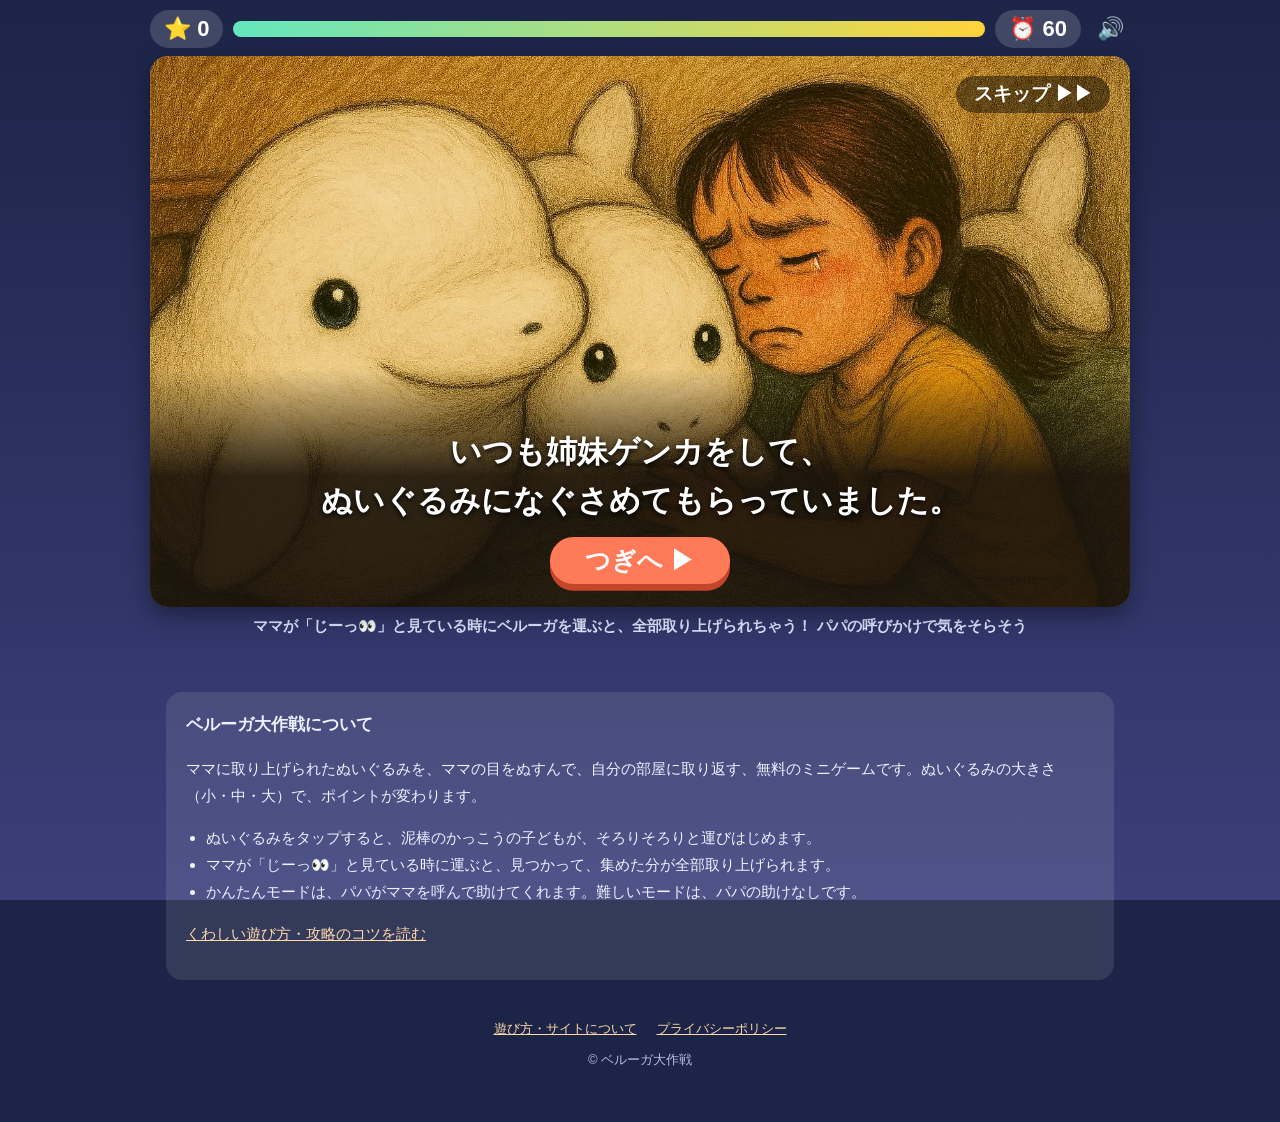
<file: index.html>
<!DOCTYPE html>
<html lang="ja">
<head>
<meta charset="UTF-8">
<meta name="viewport" content="width=device-width, initial-scale=1, user-scalable=no">
<title>ベルーガ大作戦</title>
<meta name="google-adsense-account" content="ca-pub-5731689447517172">
<script async src="https://pagead2.googlesyndication.com/pagead/js/adsbygoogle.js?client=ca-pub-5731689447517172"
     crossorigin="anonymous"></script>
<style>
  :root{
    --ink:#2b2d4a; --card:#fffdf7; --accent:#ff7a59; --sky:#4fa8ff; --gold:#ffcf3f;
  }
  *{box-sizing:border-box;-webkit-tap-highlight-color:transparent}
  html{background:#1c2447}
  html,body{margin:0;min-height:100%}
  body{
    background:linear-gradient(#1c2447,#3b3f7a) fixed;
    font-family:"BIZ UDPGothic","Hiragino Maru Gothic ProN","Yu Gothic UI","Meiryo",sans-serif;
    color:var(--ink); display:flex; justify-content:center; user-select:none; -webkit-user-select:none;
  }
  #wrap{width:min(100vw,calc((100vh - 200px) * 16 / 9),980px); min-width:320px; padding:10px 0 16px}
  /* HUD */
  #hud{display:flex; gap:10px; align-items:center; margin-bottom:8px; color:#fff; font-weight:800}
  .chip{background:rgba(255,255,255,.16); border-radius:999px; padding:6px 14px; font-size:clamp(14px,2.6vw,22px); white-space:nowrap}
  #timebar{flex:1; height:16px; background:rgba(255,255,255,.2); border-radius:999px; overflow:hidden}
  #timebar i{display:block; height:100%; width:100%; background:linear-gradient(90deg,#63e6be,#ffd43b); transition:width .1s linear}
  #timebar.low i{background:linear-gradient(90deg,#ff6b6b,#ffa94d)}
  #muteBtn{background:none;border:none;font-size:22px;cursor:pointer;color:#fff}
  /* Stage */
  #stage{
    position:relative; width:100%; aspect-ratio:16/9; container-type:inline-size; overflow:hidden;
    border-radius:18px; background:linear-gradient(#3f4b8a 0 60%,#5e4e79 60%); box-shadow:0 8px 24px rgba(0,0,0,.4);
    transition:box-shadow .2s;
  }
  #stage.danger{box-shadow:0 0 0 4px #ff4d4d, 0 0 30px 6px rgba(255,60,60,.6)}
  #stage.shake{animation:shake .45s}
  @keyframes shake{20%{transform:translateX(-8px)}40%{transform:translateX(8px)}60%{transform:translateX(-5px)}80%{transform:translateX(5px)}}
  .abs{position:absolute}
  #clock{left:57%;top:5%;width:10cqw;text-align:center}
  #clock svg{width:100%;display:block;filter:drop-shadow(0 .4cqw .3cqw rgba(0,0,0,.3))}
  #hHand,#mHand{transform-origin:50px 50px}
  #clockTxt{display:block;width:fit-content;margin:.6cqw auto 0;padding:.1cqw 1cqw;font-size:2.3cqw;font-weight:900;color:#fff;background:rgba(0,0,0,.4);border-radius:999px;font-variant-numeric:tabular-nums}
  #window{left:70%;top:5%;width:11.5%;height:25%;background:#101a45;border:1cqw solid #c9a06a;border-radius:1.5cqw;overflow:hidden}
  #sky{position:absolute;inset:0;background:linear-gradient(#101a45,#24306b)}
  #moon{position:absolute;font-size:4.6cqw;line-height:1;transform:translate(-50%,-50%);filter:drop-shadow(0 0 1cqw rgba(255,240,170,.7))}
  .star{position:absolute;font-style:normal;font-size:1.5cqw;color:#fff6c8;animation:twinkle 1.6s infinite alternate}
  @keyframes twinkle{from{opacity:.25}to{opacity:1}}
  #headboard{left:1%;top:24%;width:4%;height:72%;background:#8a5a3c;border-radius:1.5cqw}
  #bed{left:2.5%;top:36%;width:77%;height:60%;background:#e9efff;border-radius:2cqw;border-bottom:1.6cqw solid #b7c3ee}
  #parent{left:4%;top:12%;width:37%}
  #parent svg{width:100%;display:block;overflow:visible}
  .head{transform-origin:180px 140px;transition:transform .35s}
  [data-state=away] .head{transform:rotate(-9deg) translateX(-8px)}
  [data-state=watch] .head{transform:rotate(3deg)}
  .e-closed,.e-half,.e-open,.brow-angry,.brow-worry,.m-o,.m-flat,.m-big{display:none}
  [data-state=sleep] .e-closed,[data-state=warn] .e-half,[data-state=watch] .e-open,[data-state=away] .e-open,[data-state=scold] .e-open{display:inline}
  [data-state=watch] .brow-angry,[data-state=scold] .brow-angry{display:inline}
  [data-state=warn] .brow-worry{display:inline}
  [data-state=sleep] .m-o,[data-state=away] .m-o{display:inline}
  [data-state=warn] .m-flat,[data-state=watch] .m-flat{display:inline}
  [data-state=scold] .m-big{display:inline}
  .pupil{transition:transform .2s}
  [data-state=away] .pupil{transform:translate(-9px,-6px)}
  [data-state=watch] .pupil{transform:translate(6px,5px)}
  [data-state=watch] #eyeglow,[data-state=scold] #eyeglow{display:inline}
  .puff{display:none}
  [data-state=watch] .puff,[data-state=scold] .puff{display:inline}
  #eyeglow{display:none}
  #bubble{left:40%;top:4%;max-width:15.5%;background:#fff;color:var(--ink);border-radius:2cqw;padding:1cqw 2cqw;font-size:2.6cqw;font-weight:800;box-shadow:0 .4cqw 0 rgba(0,0,0,.15)}
  #bubble.warn{background:#fff3bf}
  #bubble.watch{background:#ffc9c9;color:#b02525}
  #bubble.scold{background:#ff8787;color:#fff}
  /* Belugas */
  .beluga{position:absolute;transform:translate(-50%,-50%);background:none;border:none;padding:0;cursor:pointer;touch-action:manipulation}
  .beluga svg{width:100%;display:block;filter:drop-shadow(0 .6cqw .4cqw rgba(0,0,0,.25));pointer-events:none}
  .beluga.s{width:10cqw}.beluga.m{width:14cqw}.beluga.l{width:19cqw}
  .beluga.pop-in{animation:popin .4s}
  @keyframes popin{from{transform:translate(-50%,-50%) scale(0)}to{transform:translate(-50%,-50%) scale(1)}}
  .beluga.carrying{animation:wig .35s infinite alternate;z-index:5}
  .beluga.carrying svg{filter:drop-shadow(0 0 1cqw #ffe066)}
  @keyframes wig{from{transform:translate(-50%,-50%) rotate(-5deg)}to{transform:translate(-50%,-50%) rotate(5deg)}}
  .beluga.fly{transition:transform .5s ease-in,opacity .5s;transform:translate(-50%,-50%) scale(.3);opacity:0;pointer-events:none;animation:none}
  .beluga.hasprog{z-index:5}
  .beluga.snap{transition:left .4s ease-out,top .4s ease-out}
  /* どろぼうっ子 */
  .kid{position:absolute;left:-6cqw;bottom:-14%;width:7cqw;display:none;pointer-events:none}
  .beluga.hasprog .kid{display:block;animation:sneak .5s infinite alternate}
  .kid svg{overflow:visible}
  .kid .l1,.kid .l2{transform-box:fill-box;transform-origin:50% 0;animation:step .25s infinite alternate}
  .kid .l2{animation-direction:alternate-reverse}
  @keyframes step{from{transform:rotate(-16deg)}to{transform:rotate(16deg)}}
  @keyframes sneak{from{transform:translateY(0) rotate(-3deg)}to{transform:translateY(-.8cqw) rotate(3deg)}}
  .sneak{position:absolute;top:-2.4cqw;left:-1cqw;font-size:1.7cqw;font-weight:900;color:#fff;text-shadow:0 .2cqw 0 #000;white-space:nowrap}
  /* にやっ演出 */
  #grin{position:absolute;left:50%;top:38%;width:11cqw;transform:translate(-50%,-50%) scale(0);opacity:0;pointer-events:none;z-index:6}
  #grin svg{width:100%;display:block;filter:drop-shadow(0 .5cqw .4cqw rgba(0,0,0,.35))}
  #grin.on{animation:grinpop 1.4s ease-out}
  @keyframes grinpop{
    0%{transform:translate(-50%,-50%) scale(0) rotate(-12deg);opacity:0}
    18%{transform:translate(-50%,-50%) scale(1.2) rotate(5deg);opacity:1}
    30%{transform:translate(-50%,-50%) scale(1) rotate(-2deg)}
    80%{transform:translate(-50%,-50%) scale(1.04) rotate(2deg);opacity:1}
    100%{transform:translate(-50%,-50%) scale(1) rotate(0);opacity:0}}
  #grinTxt{position:absolute;left:50%;top:104%;transform:translateX(-50%);white-space:nowrap;font-size:2.6cqw;font-weight:900;color:#fff;-webkit-text-stroke:.5cqw #2b2d4a;paint-order:stroke fill;text-shadow:0 .3cqw 0 rgba(0,0,0,.3)}
  .spk{position:absolute;font-style:normal;font-size:2.6cqw}
  .spk.s1{left:-14%;top:4%}.spk.s2{right:-12%;top:-8%}
  /* パパ */
  #dad{left:1%;top:3%;width:12cqw;opacity:0;transform:translateX(-30%);transition:opacity .25s,transform .25s;pointer-events:none;z-index:4}
  #dad.show{opacity:1;transform:none}
  #dad svg{width:100%;display:block;overflow:visible;transform:scaleX(-1)}
  .dadarm{transform-origin:30px 118px;animation:wave .3s infinite alternate}
  @keyframes wave{from{transform:rotate(-16deg)}to{transform:rotate(14deg)}}
  #dadBubble{position:absolute;left:98%;top:1cqw;width:25cqw;background:#e3f0ff;color:var(--ink);border-radius:2cqw;padding:.8cqw 1.4cqw;font-size:2.3cqw;font-weight:800;line-height:1.35;box-shadow:0 .4cqw 0 rgba(0,0,0,.15)}
  #dadBubble::after{content:"";position:absolute;left:-1.2cqw;top:2.2cqw;border:.8cqw solid transparent;border-right:1.4cqw solid #e3f0ff;border-left:0}
  /* オープニング */
  #story{position:absolute;inset:0;z-index:30;background:linear-gradient(#26305e,#4b3d75);display:none;overflow:hidden}
  #story>img{position:absolute;inset:0;width:100%;height:100%;object-fit:cover;animation:fadein .7s}
  @keyframes fadein{from{opacity:0}to{opacity:1}}
  #story .teaser{position:absolute;inset:0 0 34% 0;display:flex;align-items:flex-end;justify-content:center;gap:3cqw;padding-bottom:3cqw}
  #story .tz{display:block;filter:drop-shadow(0 .8cqw .6cqw rgba(0,0,0,.3));animation:bob 1.2s infinite alternate}
  #story .tz svg{width:100%;display:block}
  #story .tz.s{width:12cqw}#story .tz.m{width:17cqw;animation-delay:.2s}#story .tz.l{width:24cqw;animation-delay:.4s}
  @keyframes bob{from{transform:translateY(0)}to{transform:translateY(-1.2cqw)}}
  #story .cap{position:absolute;left:0;right:0;bottom:0;padding:6cqw 4cqw 2.4cqw;background:linear-gradient(transparent,rgba(25,18,10,.9) 45%);color:#fff;text-align:center}
  #story .txt{font-size:3.2cqw;font-weight:800;line-height:1.55;white-space:pre-line;text-shadow:0 .2cqw .5cqw #000}
  #story .cap .big{font-size:2.5cqw;padding:.7cqw 3.6cqw;margin-top:1.2cqw}
  #story .skip{position:absolute;top:2cqw;right:2cqw;font-family:inherit;font-weight:800;font-size:1.9cqw;color:#fff;background:rgba(0,0,0,.45);border:none;border-radius:999px;padding:.6cqw 1.8cqw;cursor:pointer}
  /* ランキング */
  .rank{display:grid;grid-template-columns:1fr 1fr;grid-template-rows:repeat(5,auto);grid-auto-flow:column;gap:.4cqw 2.4cqw;margin:1.2cqw 0;text-align:left;font-size:2.1cqw;font-weight:800}
  .row{display:flex;gap:1cqw;padding:.3cqw 1cqw;border-radius:1cqw;min-width:24cqw}
  .row.me{background:#ffe066}
  .row .i{width:3cqw;text-align:center}.row .n{flex:1;overflow:hidden;text-overflow:ellipsis;white-space:nowrap}
  .row.empty{opacity:.35}
  #nameIn{font-family:inherit;font-weight:800;font-size:2.8cqw;text-align:center;width:26cqw;padding:.6cqw 1cqw;border:.3cqw solid #b7c3ee;border-radius:1.4cqw;color:var(--ink)}
  .btns{display:flex;gap:2cqw;justify-content:center}
  .big.hard{background:#e03131;box-shadow:0 .7cqw 0 #a61e1e}
  .big .small{display:block;font-size:1.8cqw !important;font-weight:700;opacity:.9}
  .tab{font-family:inherit;font-weight:800;font-size:2.2cqw;padding:.5cqw 2.4cqw;border:none;border-radius:999px;background:#dfe4f7;color:var(--ink);cursor:pointer}
  .tab.on{background:var(--sky);color:#fff}
  .big.sub{background:#6c7bd9;box-shadow:0 .7cqw 0 #4a57a8}
  .small{font-size:1.9cqw !important;opacity:.75}
  .pts{position:absolute;top:-4%;left:50%;transform:translateX(-50%);background:var(--gold);border-radius:999px;padding:0 1cqw;font-size:1.9cqw;font-weight:900;white-space:nowrap;box-shadow:0 .3cqw 0 rgba(0,0,0,.2)}
  .bar{position:absolute;left:12%;right:12%;bottom:-10%;height:1.3cqw;background:rgba(0,0,0,.35);border-radius:999px;overflow:hidden;display:none}
  .bar i{display:block;height:100%;width:0;background:#63e6be}
  .beluga.hasprog .bar{display:block}
  /* Door / room */
  #door{left:82%;top:6%;width:16.5%;height:88%;background:#7a4a2b;border-radius:2cqw 2cqw 0 0;padding:1cqw}
  #doorsign{background:#fff;border-radius:1cqw;font-size:1.9cqw;font-weight:900;text-align:center;padding:.4cqw 0;margin-bottom:1cqw}
  #room{position:relative;height:calc(100% - 4.6cqw);background:linear-gradient(#ffe9b8 0 70%,#d9a86c 70%);border-radius:1cqw;overflow:hidden}
  #room{display:flex;flex-direction:column-reverse;justify-content:flex-start;padding-bottom:7%}
  .tier{display:flex;flex-wrap:wrap;justify-content:center;align-content:flex-end;gap:0 .3cqw;width:100%}
  .stk{animation:drop .5s cubic-bezier(.3,1.5,.5,1);transform:rotate(var(--tilt,0deg))}
  .stk svg{display:block;width:100%}
  .tier.l .stk{width:6.6cqw}.tier.m .stk{width:4.4cqw}.tier.s .stk{width:3.2cqw}
  @keyframes drop{from{transform:translateY(-10cqw) rotate(var(--tilt,0deg));opacity:0}to{transform:rotate(var(--tilt,0deg));opacity:1}}
  /* Pops */
  .pop{position:absolute;transform:translate(-50%,-50%);font-weight:900;font-size:3.4cqw;color:#fff;text-shadow:0 .3cqw 0 rgba(0,0,0,.4);pointer-events:none;animation:up 1.1s forwards;z-index:9;white-space:nowrap}
  @keyframes up{to{transform:translate(-50%,-260%);opacity:0}}
  /* Overlay */
  #overlay{position:absolute;inset:0;background:rgba(15,20,50,.72);display:flex;align-items:center;justify-content:center;z-index:20}
  #card{background:var(--card);border-radius:3cqw;padding:3cqw 4cqw;text-align:center;max-width:82%;box-shadow:0 1cqw 0 rgba(0,0,0,.25)}
  #card h1{margin:0 0 1cqw;font-size:4.4cqw}
  #card p{margin:.6cqw 0;font-size:2.4cqw;line-height:1.5;font-weight:700}
  .big{margin-top:1.6cqw;font-family:inherit;font-weight:900;font-size:3cqw;padding:1cqw 4cqw;border:none;border-radius:999px;background:var(--accent);color:#fff;cursor:pointer;box-shadow:0 .7cqw 0 #c4452a}
  .big:active{transform:translateY(.5cqw);box-shadow:0 .2cqw 0 #c4452a}
  /* Tools */
  #tools{display:grid;grid-template-columns:repeat(3,1fr);gap:10px;margin-top:10px}
  .tool{position:relative;overflow:hidden;font-family:inherit;background:#fffdf7;border:none;border-radius:16px;padding:8px 4px;cursor:pointer;color:var(--ink);box-shadow:0 5px 0 rgba(0,0,0,.25);touch-action:manipulation}
  .tool .e{display:block;font-size:clamp(26px,5.5vw,44px);line-height:1.1}
  .tool b{display:block;font-size:clamp(12px,2.2vw,18px)}
  .tool small{display:block;font-size:clamp(10px,1.8vw,14px);opacity:.7;font-weight:700}
  .tool .cd{position:absolute;left:0;right:0;bottom:0;height:0;background:rgba(40,40,80,.55);pointer-events:none}
  .tool.wait{filter:grayscale(.6)}
  .tool kbd{position:absolute;top:4px;left:8px;font-size:11px;opacity:.5}
  #hint{color:#dfe6ff;text-align:center;font-size:clamp(11px,2vw,15px);margin-top:10px;font-weight:700}
  /* ゲーム下の説明・広告・リンク（ゲームの操作エリアから離して配置） */
  #info{margin:56px 16px 0;padding:18px 20px;background:rgba(255,255,255,.1);border-radius:16px;color:#eef1ff;font-size:clamp(13px,2.2vw,15px);line-height:1.8;user-select:text;-webkit-user-select:text}
  #info h2{margin:0 0 .4em;font-size:1.1em}
  #info ul{padding-left:1.3em;margin:.5em 0}
  #info a,#foot a{color:#ffd9a8}
  #adArea{margin:40px 16px 0;text-align:center}
  #adArea .adlabel{display:none;font-size:11px;color:#b8c0e6;margin-bottom:4px}
  #adArea:has(ins[data-ad-status="filled"]) .adlabel{display:block}   /* 広告が入った時だけ「広告」表示 */
  #adArea ins[data-ad-status="unfilled"]{display:none !important}      /* 広告がない時は場所を取らない */
  #foot{margin:32px 16px 0;text-align:center;font-size:13px;color:#b8c0e6;padding-bottom:24px}
  #foot a{margin:0 10px}
</style>
</head>
<body>
<div id="wrap">
  <div id="hud">
    <div class="chip">⭐ <span id="score">0</span></div>
    <div id="timebar"><i></i></div>
    <div class="chip">⏰ <span id="time">60</span></div>
    <button id="muteBtn" title="おと">🔊</button>
  </div>

  <div id="stage" data-state="sleep">
    <div id="clock" class="abs">
      <svg viewBox="0 0 100 100">
        <circle cx="50" cy="50" r="45" fill="#fff8e8" stroke="#8a5a3c" stroke-width="7"/>
        <g stroke="#2b2d4a" stroke-linecap="round">
          <path d="M50 11 V19 M89 50 H81 M50 89 V81 M11 50 H19" stroke-width="5"/>
          <path d="M69.5 16.2 L65.5 23.1 M83.8 30.5 L76.9 34.5 M83.8 69.5 L76.9 65.5 M69.5 83.8 L65.5 76.9 M30.5 83.8 L34.5 76.9 M16.2 69.5 L23.1 65.5 M16.2 30.5 L23.1 34.5 M30.5 16.2 L34.5 23.1" stroke-width="2.5"/>
        </g>
        <line id="hHand" x1="50" y1="50" x2="50" y2="29" stroke="#2b2d4a" stroke-width="6" stroke-linecap="round"/>
        <line id="mHand" x1="50" y1="50" x2="50" y2="17" stroke="#d6453d" stroke-width="4" stroke-linecap="round"/>
        <circle cx="50" cy="50" r="4.5" fill="#2b2d4a"/>
      </svg>
      <b id="clockTxt">20:00</b>
    </div>
    <div id="window" class="abs">
      <div id="sky"></div>
      <i class="star" style="left:18%;top:20%">✦</i><i class="star" style="left:72%;top:14%;animation-delay:.7s">✦</i><i class="star" style="left:48%;top:34%;animation-delay:1.3s">✦</i><i class="star" style="left:84%;top:46%;animation-delay:.3s">✦</i><i class="star" style="left:26%;top:52%;animation-delay:1s">✦</i>
      <span id="moon">🌙</span>
    </div>
    <div id="headboard" class="abs"></div>
    <div id="bed" class="abs"></div>

    <div id="parent" class="abs" data-state="sleep">
      <svg viewBox="0 0 360 300">
        <ellipse cx="180" cy="130" rx="155" ry="100" fill="#ffffff"/>
        <g class="head">
          <path d="M104 118 C92 60 124 36 180 36 C236 36 268 60 256 118 C264 160 250 192 236 204 L124 204 C110 192 96 160 104 118Z" fill="#8a5a3e"/>
          <ellipse cx="180" cy="128" rx="68" ry="62" fill="#ffe3cf"/>
          <path d="M114 114 C116 68 152 62 180 70 C208 62 244 68 246 114 C226 98 210 86 190 80 C176 98 146 106 114 114Z" fill="#8a5a3e"/>
          <path d="M138 86 Q152 76 168 76" stroke="#b58060" stroke-width="5" fill="none" stroke-linecap="round"/>
          <ellipse cx="126" cy="148" rx="14" ry="9" fill="#ff9eb5" opacity=".6"/><ellipse cx="234" cy="148" rx="14" ry="9" fill="#ff9eb5" opacity=".6"/>
          <g class="puff"><circle cx="120" cy="152" r="15" fill="#ffc2d0"/><circle cx="240" cy="152" r="15" fill="#ffc2d0"/><ellipse cx="126" cy="148" rx="11" ry="7" fill="#ff9eb5" opacity=".6"/><ellipse cx="234" cy="148" rx="11" ry="7" fill="#ff9eb5" opacity=".6"/></g>
          <g class="brow-angry" stroke="#6b4530" stroke-width="5" stroke-linecap="round"><path d="M132 102 L166 108"/><path d="M228 102 L194 108"/></g>
          <g class="brow-worry" stroke="#6b4530" stroke-width="4.5" stroke-linecap="round" fill="none"><path d="M132 106 Q148 96 166 104"/><path d="M228 106 Q212 96 194 104"/></g>
          <g class="e-closed" stroke="#4a2c1e" stroke-width="5" stroke-linecap="round" fill="none"><path d="M133 131 Q148 144 163 131"/><path d="M197 131 Q212 144 227 131"/><path d="M133 131 L127 126"/><path d="M227 131 L233 126"/></g>
          <g class="e-half">
            <ellipse cx="148" cy="134" rx="13" ry="14" fill="#4a2c1e"/><ellipse cx="212" cy="134" rx="13" ry="14" fill="#4a2c1e"/>
            <circle cx="143" cy="130" r="4" fill="#fff"/><circle cx="207" cy="130" r="4" fill="#fff"/>
            <rect x="130" y="112" width="36" height="20" fill="#ffe3cf"/><rect x="194" y="112" width="36" height="20" fill="#ffe3cf"/>
            <g stroke="#4a2c1e" stroke-width="5" stroke-linecap="round" fill="none"><path d="M132 132 Q148 138 164 132"/><path d="M196 132 Q212 138 228 132"/></g>
          </g>
          <g class="e-open">
            <g class="pupil"><ellipse cx="148" cy="130" rx="15" ry="18" fill="#4a2c1e"/><circle cx="142" cy="123" r="6" fill="#fff"/><circle cx="154" cy="137" r="3" fill="#fff"/></g>
            <g class="pupil"><ellipse cx="212" cy="130" rx="15" ry="18" fill="#4a2c1e"/><circle cx="206" cy="123" r="6" fill="#fff"/><circle cx="218" cy="137" r="3" fill="#fff"/></g>
            <g stroke="#4a2c1e" stroke-width="4" stroke-linecap="round" fill="none"><path d="M130 118 Q148 106 166 118"/><path d="M194 118 Q212 106 230 118"/></g>
          </g>
          <path d="M176 148 Q180 152 184 148" stroke="#e0a888" stroke-width="3" fill="none" stroke-linecap="round"/>
          <g id="eyeglow"><text x="222" y="76" font-size="36">💢</text></g>
          <g class="m-o"><path d="M172 162 Q180 172 188 162" stroke="#d0606a" stroke-width="4" fill="#ff9aa8" stroke-linecap="round"/></g>
          <g class="m-flat"><path d="M168 166 Q174 158 180 166 Q186 158 192 166" stroke="#d0606a" stroke-width="4.5" fill="none" stroke-linecap="round"/></g>
          <g class="m-big"><ellipse cx="180" cy="168" rx="11" ry="9" fill="#d0606a"/><ellipse cx="180" cy="172" rx="6" ry="4" fill="#ff9aa8"/></g>
        </g>
        <path d="M14 196 C70 170 130 176 180 190 C230 176 290 170 346 196 L356 300 L4 300Z" fill="#ff9eb5"/>
        <path d="M40 220 Q180 200 320 220 M30 250 Q180 232 330 250" stroke="#ffc4d3" stroke-width="8" fill="none" stroke-linecap="round"/>
      </svg>
    </div>
    <div id="bubble" class="abs">すぅ…すぅ…💤</div>

    <div id="dad" class="abs">
      <div id="dadBubble"></div>
      <svg viewBox="0 0 120 150">
        <path d="M18 150 C18 112 38 102 60 102 C82 102 102 112 102 150Z" fill="#4c78c9"/>
        <rect x="52" y="90" width="16" height="16" rx="6" fill="#ffd9b8"/>
        <circle cx="60" cy="62" r="32" fill="#ffd9b8"/>
        <path d="M27 58 C24 22 96 22 93 58 C86 44 72 38 60 38 C48 38 34 44 27 58Z" fill="#2b2020"/>
        <ellipse cx="38" cy="76" rx="6" ry="4" fill="#ff9eb5" opacity=".6"/><ellipse cx="82" cy="76" rx="6" ry="4" fill="#ff9eb5" opacity=".6"/>
        <g fill="none" stroke="#333" stroke-width="2.6"><circle cx="47" cy="64" r="9"/><circle cx="73" cy="64" r="9"/><path d="M56 64 L64 64"/></g>
        <circle cx="47" cy="65" r="3" fill="#2b2020"/><circle cx="73" cy="65" r="3" fill="#2b2020"/>
        <path d="M42 50 L54 53 M78 50 L66 53" stroke="#2b2020" stroke-width="3" stroke-linecap="round"/>
        <ellipse cx="60" cy="86" rx="9" ry="7" fill="#c0584a"/>
        <g class="dadarm"><path d="M30 118 L10 80" stroke="#4c78c9" stroke-width="15" stroke-linecap="round"/><circle cx="8" cy="74" r="9" fill="#ffd9b8"/></g>
      </svg>
    </div>

    <div id="door" class="abs">
      <div id="doorsign">🚪 自分の部屋</div>
      <div id="room"></div>
      <div id="grin">
        <svg viewBox="0 0 60 64">
          <path d="M8 26 Q30 -4 52 26 Z" fill="#222"/><circle cx="30" cy="4" r="4.5" fill="#e03131"/><rect x="6" y="24" width="48" height="6" rx="3" fill="#444"/>
          <ellipse cx="30" cy="40" rx="20" ry="19" fill="#ffd9b8"/>
          <circle cx="13" cy="51" r="4.5" fill="#ff9eb5" opacity=".7"/><circle cx="47" cy="51" r="4.5" fill="#ff9eb5" opacity=".7"/>
          <rect x="9" y="34" width="42" height="11" rx="5.5" fill="#111"/>
          <g stroke="#fff" stroke-width="2.8" fill="none" stroke-linecap="round"><path d="M15 41 Q20.5 34 26 41"/><path d="M34 41 Q39.5 34 45 41"/></g>
          <path d="M16 50 Q30 66 44 50 Q30 54 16 50Z" fill="#fff" stroke="#8a3a2a" stroke-width="2" stroke-linejoin="round"/>
        </svg>
        <span id="grinTxt">にやっ</span><i class="spk s1">✨</i><i class="spk s2">✨</i>
      </div>
    </div>

    <div id="overlay">
      <div id="card"></div>
    </div>
    <div id="story"></div>
  </div>

  <div id="tools"></div>
  <div id="hint">ママが「じーっ👀」と見ている時にベルーガを運ぶと、全部取り上げられちゃう！ パパの呼びかけで気をそらそう</div>

  <section id="info">
    <h2>ベルーガ大作戦について</h2>
    <p>ママに取り上げられたぬいぐるみを、ママの目をぬすんで、自分の部屋に取り返す、無料のミニゲームです。ぬいぐるみの大きさ（小・中・大）で、ポイントが変わります。</p>
    <ul>
      <li>ぬいぐるみをタップすると、泥棒のかっこうの子どもが、そろりそろりと運びはじめます。</li>
      <li>ママが「じーっ👀」と見ている時に運ぶと、見つかって、集めた分が全部取り上げられます。</li>
      <li>かんたんモードは、パパがママを呼んで助けてくれます。難しいモードは、パパの助けなしです。</li>
    </ul>
    <p><a href="about.html">くわしい遊び方・攻略のコツを読む</a></p>
  </section>

  <div id="adArea" hidden>
    <div class="adlabel">広告</div>
    <ins class="adsbygoogle" style="display:block" data-ad-client="ca-pub-5731689447517172" data-ad-format="auto" data-full-width-responsive="true"></ins>
  </div>

  <nav id="foot">
    <a href="about.html">遊び方・サイトについて</a><a href="privacy.html">プライバシーポリシー</a>
    <p>© ベルーガ大作戦</p>
  </nav>
</div>

<script>
(() => {
  const GAME_TIME = 60;
  const SIZES = { s:{pts:1, need:0.8, label:'ちいさい'}, m:{pts:3, need:1.8, label:'ふつう'}, l:{pts:5, need:3.0, label:'おおきい'} };
  const TOOLS = [
    { emoji:'🍺', name:'ビールだよ',       say:'ビール！？',     call:'ママー！ ビールだよー！🍺',        dur:1.5, cd:7 },
    { emoji:'📺', name:'VIVANT始まるよ',   say:'VIVANT！？',     call:'ママー！ VIVANT始まるよー！📺',    dur:2.5, cd:12 },
    { emoji:'🧘', name:'ヨガの時間だよ',   say:'ヨガの時間！？', call:'ママー！ ヨガの時間だよー！🧘',    dur:3.5, cd:20 },
  ];
  const SLOTS = [{x:52,y:52},{x:70,y:52},{x:52,y:80},{x:70,y:80}];
  const BUBBLE = {
    sleep: () => 'すぅ…💤',
    warn:  () => 'ん…？ うーん…',
    watch: () => 'じーっ！👀',
    away:  () => `${TOOLS[P.tool]?.say||'あれ？'} ${TOOLS[P.tool]?.emoji||''}`,
    scold: () => 'こらっ！ 寝なさい！',
  };
  const BELUGA_SVG = (() => {
    const shapes = `<ellipse cx="62" cy="42" rx="46" ry="26"/><ellipse cx="96" cy="32" rx="19" ry="17"/><path d="M22 38 C10 40 4 30 2 20 C12 22 18 26 28 32Z"/><path d="M22 44 C10 48 4 58 4 64 C14 60 20 54 30 48Z"/>`;
    return `<svg viewBox="0 0 120 72"><g fill="none" stroke="#8fb8d8" stroke-width="5" stroke-linejoin="round">${shapes}</g>
      <g fill="#fbfdff">${shapes}</g>
      <ellipse cx="66" cy="58" rx="12" ry="5" fill="#e3effa" stroke="#8fb8d8" stroke-width="2" transform="rotate(-15 66 58)"/>
      <circle cx="100" cy="40" r="3.2" fill="#22304a"/><circle cx="101" cy="39" r="1" fill="#fff"/>
      <path d="M96 49 Q106 56 115 46" stroke="#22304a" stroke-width="2.4" fill="none" stroke-linecap="round"/>
      <circle cx="90" cy="48" r="4" fill="#ffb3c6" opacity=".7"/></svg>`;
  })();

  const KID_SVG = `<svg viewBox="0 0 60 100">
      <rect class="l1" x="18" y="70" width="10" height="24" rx="3" fill="#222"/><rect class="l2" x="32" y="70" width="10" height="24" rx="3" fill="#222"/>
      <rect x="16" y="42" width="28" height="32" rx="7" fill="#fff" stroke="#222" stroke-width="2"/>
      <g fill="#222"><rect x="16" y="48" width="28" height="4"/><rect x="16" y="57" width="28" height="4"/><rect x="16" y="66" width="28" height="4"/></g>
      <path d="M40 50 L58 62" stroke="#222" stroke-width="7" stroke-linecap="round"/><circle cx="58" cy="62" r="4" fill="#ffd9b8"/>
      <circle cx="30" cy="28" r="15" fill="#ffd9b8"/>
      <rect x="14" y="23" width="32" height="9" rx="4.5" fill="#111"/><circle cx="24" cy="27.5" r="2.6" fill="#fff"/><circle cx="36" cy="27.5" r="2.6" fill="#fff"/>
      <path d="M14 20 Q30 -6 46 20 Z" fill="#222"/><circle cx="30" cy="4" r="4" fill="#e03131"/>
    </svg>`;
  const DOOR = { x:90, y:72 };
  const NAME_KEY = 'beluga_name';
  const LEVELS = { easy:{label:'かんたん', key:'beluga_rank_easy'}, hard:{label:'難しい', key:'beluga_rank_hard'} };

  const $ = s => document.querySelector(s);
  // 広告専用枠：AdSense管理画面で作った「広告ユニットの data-ad-slot（数字）」をここに入れると表示される
  const AD_SLOT = '8983018192';   // 広告ユニット「ベルーガ_TOP」
  if (AD_SLOT){
    const area = $('#adArea');
    area.querySelector('ins').dataset.adSlot = AD_SLOT;
    area.hidden = false;
    try {
      window.adsbygoogle = window.adsbygoogle || [];
      window.adsbygoogle.requestNonPersonalizedAds = 1;   // 子ども向けのため、パーソナライズ広告は使わない
      window.adsbygoogle.push({});
    } catch(e){}
  }

  const dad = $('#dad'), dadBubble = $('#dadBubble'), storyEl = $('#story');
  const stage = $('#stage'), parentEl = $('#parent'), bubble = $('#bubble'), overlay = $('#overlay'), card = $('#card'), room = $('#room');
  const rand = (a,b) => a + Math.random()*(b-a);
  const pickSize = () => { const r = Math.random(); return r < .5 ? 's' : r < .82 ? 'm' : 'l'; };

  // ---- sound ----
  let ac = null, muted = false;
  function beep(f, d=.12, type='sine', v=.07, delay=0){
    if (muted) return;
    try {
      ac = ac || new (window.AudioContext || window.webkitAudioContext)();
      const o = ac.createOscillator(), g = ac.createGain(), t = ac.currentTime + delay;
      o.type = type; o.frequency.value = f;
      g.gain.setValueAtTime(v, t); g.gain.exponentialRampToValueAtTime(.0001, t + d);
      o.connect(g); g.connect(ac.destination); o.start(t); o.stop(t + d);
    } catch(e){}
  }
  $('#muteBtn').onclick = e => { muted = !muted; e.target.textContent = muted ? '🔇' : '🔊'; };

  // ---- state ----
  let level = 'easy';
  let mode = 'title', t = GAME_TIME, score = 0, carry = null, last = 0;
  const P = { state:'sleep', left:3, tool:0 };
  const slots = SLOTS.map(p => ({ ...p, alive:false, rt:0, size:'s', prog:0, el:null }));
  const cds = TOOLS.map(() => 0);

  function setParent(s, dur){
    P.state = s; P.left = dur;
    parentEl.dataset.state = s;
    stage.classList.toggle('danger', s === 'watch');
    bubble.textContent = BUBBLE[s]();
    bubble.className = 'abs ' + s;
    if (s === 'away') dadBubble.textContent = TOOLS[P.tool].call;
    dad.classList.toggle('show', s === 'away');
  }
  function nextParent(){
    const f = Math.min(1, Math.max(0, (GAME_TIME - t) / GAME_TIME));
    switch (P.state){
      case 'sleep': setParent('warn', Math.max(.6, 1.0 - .4*f)); beep(440,.15,'triangle',.05); break;
      case 'warn':  setParent('watch', rand(1.5, 2.5) + f*.6); beep(220,.2,'sawtooth',.04); break;
      case 'watch': setParent('sleep', rand(2.2, 4.2) - 1.2*f); break;
      case 'away':  setParent('sleep', rand(1.2, 2.2)); break;
      case 'scold': setParent('sleep', 2.2); break;
    }
  }

  // ---- belugas ----
  function makeBeluga(slot){
    const size = pickSize();
    Object.assign(slot, { size, prog:0, alive:true });
    const b = document.createElement('button');
    b.className = `beluga ${size} pop-in`;
    b.style.left = slot.x + '%'; b.style.top = slot.y + '%';
    b.innerHTML = `${BELUGA_SVG}<span class="pts">⭐${SIZES[size].pts}</span><div class="bar"><i></i></div><div class="kid">${KID_SVG}<span class="sneak">そろ〜り</span></div>`;
    b.addEventListener('pointerdown', e => { e.preventDefault(); toggleCarry(slot); });
    stage.appendChild(b);
    slot.el = b;
  }
  function toggleCarry(slot){
    if (mode !== 'play' || !slot.alive) return;
    carry = (carry === slot) ? null : slot;
    if (carry) beep(660,.08,'sine',.05);
  }
  function deliver(slot){
    carry = null; slot.alive = false; slot.rt = rand(3,5);
    const pts = SIZES[slot.size].pts; score += pts;
    const el = slot.el;
    el.classList.remove('carrying','pop-in'); el.classList.add('fly');
    el.style.left = DOOR.x + '%'; el.style.top = DOOR.y + '%';
    setTimeout(() => el.remove(), 550);
    pop(`+${pts}⭐`, slot.x, slot.y - 12, '#ffe066');
    addToRoom(slot.size);
    setTimeout(() => showGrin(slot.size), 350);
    [660,880,1100].forEach((f,i) => beep(f,.14,'triangle',.06,i*.08));
    $('#score').textContent = score;
  }
  // ベルーガを部屋に入れた子どもが「にやっ」とする（大きいほど大にやけ）
  const GRIN_TEXT = { s:'にやっ', m:'にやり…', l:'にやにやっ！' };
  function showGrin(size){
    const g = $('#grin');
    $('#grinTxt').textContent = GRIN_TEXT[size];
    g.classList.remove('on'); void g.offsetWidth; g.classList.add('on');
  }
  // 子ども部屋：下から 大 → 中 → 小 の順に積み上がる
  function resetRoom(){
    room.innerHTML = '<div class="tier l"></div><div class="tier m"></div><div class="tier s"></div>';
  }
  function addToRoom(size){
    const el = document.createElement('div');
    el.className = 'stk';
    el.style.setProperty('--tilt', rand(-4, 4).toFixed(1) + 'deg');
    el.innerHTML = BELUGA_SVG;
    room.querySelector('.tier.' + size).appendChild(el);
  }
  function pop(text, x, y, color){
    const p = document.createElement('div');
    p.className = 'pop'; p.textContent = text; p.style.left = x + '%'; p.style.top = y + '%';
    if (color) p.style.color = color;
    stage.appendChild(p); setTimeout(() => p.remove(), 1100);
  }
  function caught(){
    if (carry){
      const el = carry.el; el.classList.add('snap'); setTimeout(() => el.classList.remove('snap'), 450);
      carry.prog = 0; carry = null;
    }
    if (score > 0){
      score = 0; $('#score').textContent = 0;
      resetRoom();
      pop('全部 取り上げられた…！', 45, 40, '#ff8787');
    } else pop('見つかった！', 45, 40, '#ff8787');
    stage.classList.remove('shake'); void stage.offsetWidth; stage.classList.add('shake');
    setParent('scold', 1.6);
    beep(150,.4,'sawtooth',.08);
  }

  // ---- tools ----
  const toolsEl = $('#tools');
  TOOLS.forEach((tl,i) => {
    const b = document.createElement('button');
    b.className = 'tool';
    b.innerHTML = `<kbd>${i+1}</kbd><span class="e">${tl.emoji}</span><b>${tl.name}</b><small>${tl.dur}秒 気をそらす／${tl.cd}秒待ち</small><i class="cd"></i>`;
    b.addEventListener('pointerdown', e => { e.preventDefault(); useTool(i); });
    toolsEl.appendChild(b);
  });
  toolsEl.style.display = 'none';   // ゲーム開始まで隠す
  function useTool(i){
    if (mode !== 'play' || level !== 'easy' || cds[i] > 0) return;
    const tl = TOOLS[i];
    cds[i] = tl.cd;
    P.tool = i;
    const dur = (P.state === 'away') ? Math.max(P.left, tl.dur) : tl.dur;
    setParent('away', dur);
    [880,1320,880].forEach((f,k) => beep(f,.1,'sine',.06,k*.09));
  }
  window.addEventListener('keydown', e => { if (e.target.tagName === 'INPUT') return; const i = '123'.indexOf(e.key); if (i >= 0) useTool(i); });

  // ---- 窓の景色：月が昇って沈み、終わりが近づくと朝焼け ----
  const moonEl = $('#moon'), skyEl = $('#sky'), starEls = document.querySelectorAll('.star');
  const hex = h => [1,3,5].map(i => parseInt(h.slice(i, i+2), 16));
  const mix = (a, b, k) => '#' + hex(a).map((v, i) => Math.round(v + (hex(b)[i] - v) * k).toString(16).padStart(2, '0')).join('');
  function setMoon(p){            // p: 0(はじまり) → 1(おわり)
    p = Math.min(1, Math.max(0, p));
    moonEl.style.left = (14 + 72 * p) + '%';
    moonEl.style.top  = (82 - 62 * Math.sin(Math.PI * p)) + '%';
    const k = Math.min(1, Math.max(0, (p - .55) / .45));   // 朝焼けの度合い
    skyEl.style.background = `linear-gradient(${mix('#101a45', '#6a5aa8', k)},${mix('#24306b', '#ffb27a', k)})`;
    starEls.forEach(s => s.style.opacity = 1 - k);
    setClock(p);
  }
  // 20:00 → 翌朝 8:00（12時間）を制限時間にあわせて進める
  const hHand = $('#hHand'), mHand = $('#mHand'), clockTxt = $('#clockTxt');
  function setClock(p){
    const total = 20 * 60 + p * 720;                       // 分
    hHand.style.transform = `rotate(${(total % 720) / 720 * 360}deg)`;
    mHand.style.transform = `rotate(${(total % 60) * 6}deg)`;
    const hh = Math.floor(total / 60) % 24, mm = Math.floor((total % 60) / 10) * 10;
    clockTxt.textContent = String(hh).padStart(2, '0') + ':' + String(mm).padStart(2, '0');
  }
  setMoon(0);

  // ---- loop ----
  function frame(now){
    requestAnimationFrame(frame);
    const dt = Math.min(.1, (now - last) / 1000 || 0); last = now;
    if (mode !== 'play') return;

    t -= dt;
    P.left -= dt; if (P.left <= 0) nextParent();
    if (carry && P.state === 'watch') caught();

    slots.forEach(s => {
      if (s.alive){
        const need = SIZES[s.size].need;
        if (carry === s){ s.prog += dt; if (s.prog >= need){ deliver(s); return; } }
        else s.prog = Math.max(0, s.prog - dt*.7);
        const k = Math.min(1, s.prog / need);
        s.el.style.left = (s.x + (DOOR.x - s.x) * k) + '%';
        s.el.style.top  = (s.y + (DOOR.y - s.y) * k) + '%';
        s.el.classList.toggle('carrying', carry === s);
        s.el.classList.toggle('hasprog', s.prog > 0);
        s.el.querySelector('.bar i').style.width = Math.min(100, s.prog / need * 100) + '%';
      } else if ((s.rt -= dt) <= 0) makeBeluga(s);
    });

    cds.forEach((c,i) => {
      cds[i] = Math.max(0, c - dt);
      const b = toolsEl.children[i];
      b.querySelector('.cd').style.height = (cds[i] / TOOLS[i].cd * 100) + '%';
      b.classList.toggle('wait', cds[i] > 0);
    });

    const tt = Math.max(0, t);
    $('#time').textContent = Math.ceil(tt);
    $('#timebar i').style.width = (tt / GAME_TIME * 100) + '%';
    $('#timebar').classList.toggle('low', tt < 10);
    setMoon(1 - tt / GAME_TIME);
    if (t <= 0) finish();
  }
  requestAnimationFrame(frame);

  // ---- screens ----
  function start(lv){
    level = lv === 'hard' ? 'hard' : 'easy';
    toolsEl.style.display = level === 'easy' ? 'grid' : 'none';
    $('#hint').textContent = level === 'easy'
      ? 'ママが「じーっ👀」と見ている時にベルーガを運ぶと、全部取り上げられちゃう！ パパの呼びかけで気をそらそう'
      : '【難しい】パパの助けなし！ ママが「ん…？」となったらすぐタップで止まろう。見つかると全部取り上げられるよ';
    slots.forEach(s => { s.el && s.el.remove(); s.alive = false; s.el = null; s.rt = 0; });
    resetRoom();
    slots.forEach(makeBeluga);
    cds.fill(0); carry = null; score = 0; t = GAME_TIME;
    $('#score').textContent = 0;
    setParent('sleep', 3);
    setMoon(0);
    overlay.style.display = 'none';
    mode = 'play';
    beep(523,.1,'triangle'); beep(784,.15,'triangle',.07,.1);
  }
  function rank(s){
    if (s >= 40) return ['🏆','ベルーガマスター！'];
    if (s >= 25) return ['🥷','ベルーガ忍者！'];
    if (s >= 12) return ['🐳','ベルーガ見習い'];
    return ['🌊','もう一回チャレンジ！'];
  }
  // ---- ranking (この端末の中に保存) ----
  const loadRank = lv => {
    try {
      let raw = localStorage.getItem(LEVELS[lv].key);
      if (raw == null && lv === 'easy') raw = localStorage.getItem('beluga_rank_v1');   // 前のバージョンの記録
      const r = JSON.parse(raw); return Array.isArray(r) ? r : [];
    } catch(e){ return []; }
  };
  const saveRank = (lv, l) => { try { localStorage.setItem(LEVELS[lv].key, JSON.stringify(l)); } catch(e){} };
  const qualifies = (lv, sc) => { const l = loadRank(lv); return sc > 0 && (l.length < 10 || sc > l[l.length-1].score); };
  function addRank(lv, name, sc){
    const l = loadRank(lv), me = { name, score: sc };
    l.push(me);
    l.sort((a,b) => b.score - a.score);   // 同点は先に登録した人が上
    const idx = l.indexOf(me);
    saveRank(lv, l.slice(0,10));
    return idx;
  }
  function rankEl(lv, hi){
    const l = loadRank(lv), box = document.createElement('div');
    box.className = 'rank';
    for (let i = 0; i < 10; i++){
      const r = l[i], row = document.createElement('div');
      row.className = 'row' + (i === hi ? ' me' : '') + (r ? '' : ' empty');
      const ic = document.createElement('span'); ic.className = 'i'; ic.textContent = ['🥇','🥈','🥉'][i] || (i+1);
      const n = document.createElement('span'); n.className = 'n'; n.textContent = r ? r.name : '---';
      const p = document.createElement('span'); p.textContent = r ? r.score + '点' : '';
      row.append(ic, n, p); box.appendChild(row);
    }
    return box;
  }
  function finish(){
    mode = 'over'; carry = null;
    stage.classList.remove('danger');
    [523,659,784,1046].forEach((f,i) => beep(f,.2,'triangle',.06,i*.12));
    const [ic, title] = rank(score);
    const lv = level, top = loadRank(lv)[0];
    const head = `<h1>${ic} ${title}</h1><p>【${LEVELS[lv].label}】ベルーガを ${score} ポイント 取り返したよ！${top && score > top.score ? ' 🎉 1位！' : ''}</p>`;
    overlay.style.display = 'flex';
    if (!qualifies(lv, score)) return showResult(head, lv, -1);

    let last = ''; try { last = localStorage.getItem(NAME_KEY) || ''; } catch(e){}
    card.innerHTML = `${head}<p>ランキングに入ったよ！ 名前を入れてね</p>
      <input id="nameIn" maxlength="8" placeholder="あだ名">
      <p class="small">本当の名前や住所は入れないでね</p>
      <button class="big" id="regBtn">登録</button>`;
    const inp = $('#nameIn'); inp.value = last;
    const reg = () => {
      const name = inp.value.trim().slice(0,8) || 'ななしさん';
      try { localStorage.setItem(NAME_KEY, name); } catch(e){}
      showResult(head, lv, addRank(lv, name, score));
    };
    $('#regBtn').onclick = reg;
    inp.addEventListener('keydown', e => { if (e.key === 'Enter') reg(); });
  }
  function showResult(head, lv, hi){
    card.innerHTML = `${head}<div id="rk"></div><div class="btns"><button class="big" id="againBtn">もう一回</button><button class="big sub" id="menuBtn">タイトルへ</button></div>`;
    $('#rk').appendChild(rankEl(lv, hi));
    $('#againBtn').onclick = () => start(lv);
    $('#menuBtn').onclick = title;
  }
  function showRanking(lv = 'easy'){
    card.innerHTML = `<h1>🏆 ランキング</h1>
      <div class="btns"><button class="tab${lv==='easy'?' on':''}" data-lv="easy">かんたん</button><button class="tab${lv==='hard'?' on':''}" data-lv="hard">難しい</button></div>
      <div id="rk"></div><button class="big sub" id="backBtn">もどる</button>`;
    $('#rk').appendChild(rankEl(lv, -1));
    card.querySelectorAll('.tab').forEach(b => b.onclick = () => showRanking(b.dataset.lv));
    $('#backBtn').onclick = title;
  }
  function title(){
    card.innerHTML = `<h1>🐳 ベルーガ大作戦</h1>
      <p>寝ているママの目をぬすんで、<br>ぬいぐるみを自分の部屋に運ぼう！</p>
      <p>👆 ベルーガをタップで運びはじめ<br>👀 ママが「じーっ」と見ている時は絶対ダメ！<br>😱 見つかると集めたベルーガが全部取り上げられる！</p>
      <p>⭐ 小=1　⭐ 中=3　⭐ 大=5</p>
      <div class="btns"><button class="big" id="easyBtn">🍺 かんたん<br><span class="small">パパが呼んでくれる</span></button><button class="big hard" id="hardBtn">🔥 難しい<br><span class="small">パパの助けなし</span></button></div>
      <div class="btns"><button class="big sub" id="rankBtn" style="font-size:2.2cqw">🏆 ランキング</button><button class="big sub" id="storyBtn" style="font-size:2.2cqw">📖 ものがたり</button></div>`;
    $('#easyBtn').onclick = () => start('easy');
    $('#hardBtn').onclick = () => start('hard');
    $('#rankBtn').onclick = () => showRanking();
    $('#storyBtn').onclick = () => story();
  }

  // ---- オープニングストーリー ----
  const STORY = [
    { img:'images/opening-belugas.jpg', text:'いつも姉妹ゲンカをして、\nぬいぐるみになぐさめてもらっていました。' },
    { img:'images/opening-fight.jpg',   text:'今日もケンカをしていたら…\nママに、全部のぬいぐるみを取られてしまいました！' },
    { img:null,                          text:'さあ、大変！\nママの目をぬすんで、ぬいぐるみを取り返そう！' },
  ];
  function story(i = 0){
    const s = STORY[i], last = i === STORY.length - 1;
    storyEl.style.display = 'block';
    storyEl.innerHTML = (s.img
      ? `<img src="${s.img}" alt="">`
      : `<div class="teaser">${['s','m','l'].map(z => `<span class="tz ${z}">${BELUGA_SVG}</span>`).join('')}</div>`)
      + `<button class="skip" id="skipBtn">スキップ ▶▶</button>
         <div class="cap"><div class="txt"></div><button class="big" id="nextBtn">${last ? 'ゲームへ！' : 'つぎへ ▶'}</button></div>`;
    storyEl.querySelector('.txt').textContent = s.text;
    const close = () => { storyEl.style.display = 'none'; storyEl.innerHTML = ''; title(); };
    $('#skipBtn').onclick = close;
    $('#nextBtn').onclick = () => last ? close() : story(i + 1);
  }
  story();
})();
</script>
</body>
</html>
</file>
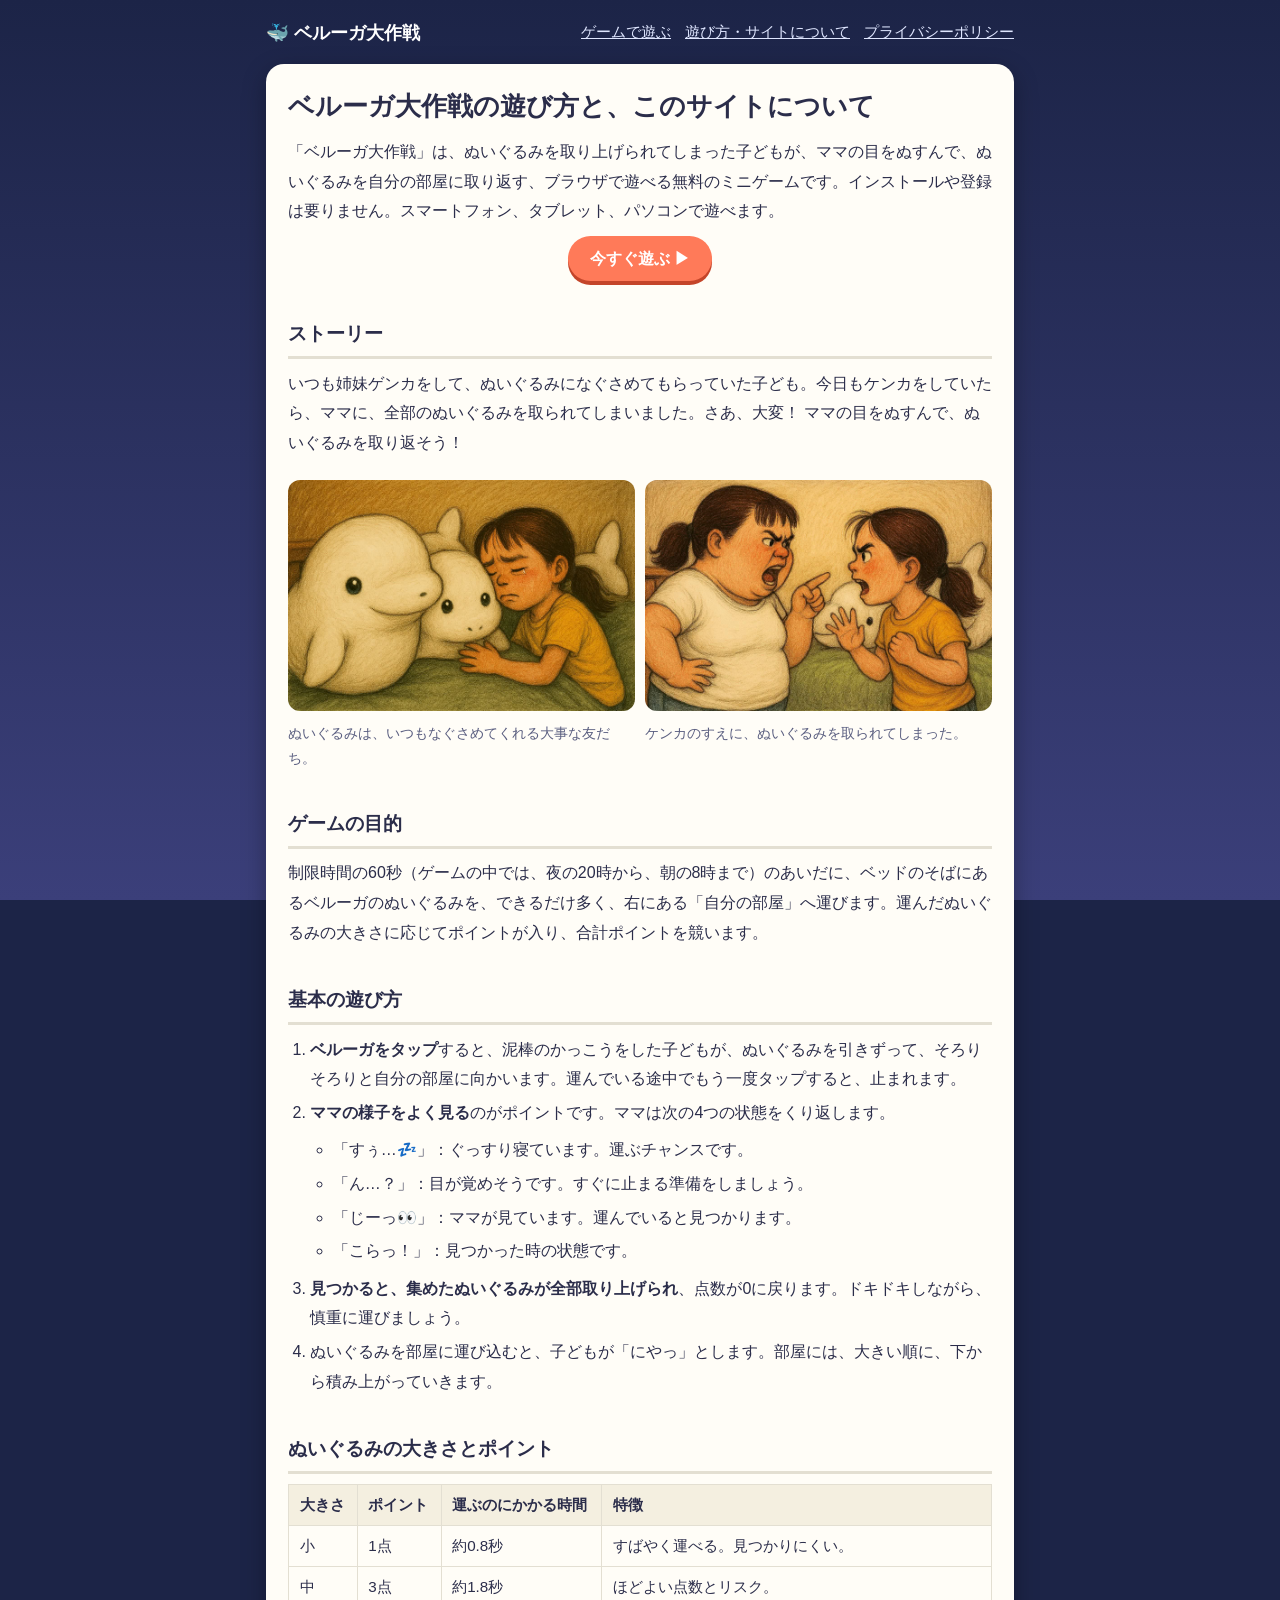
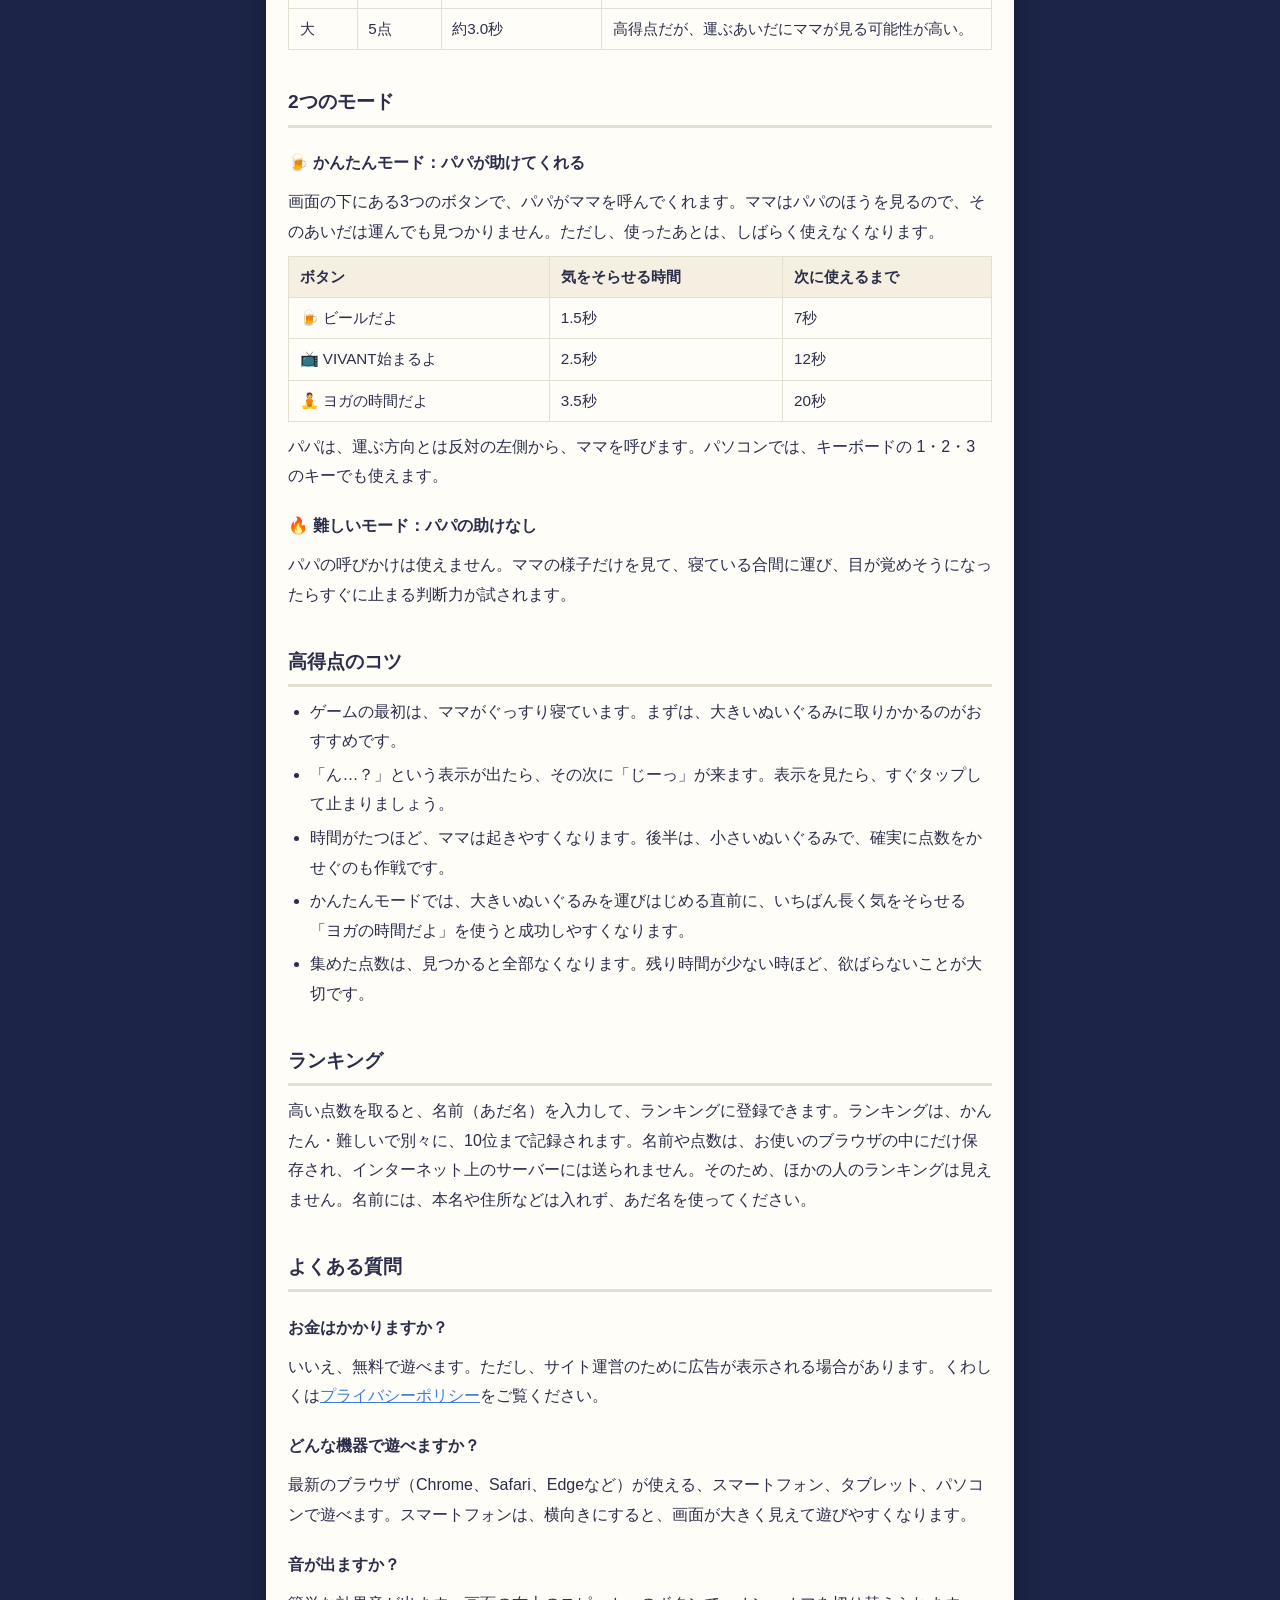
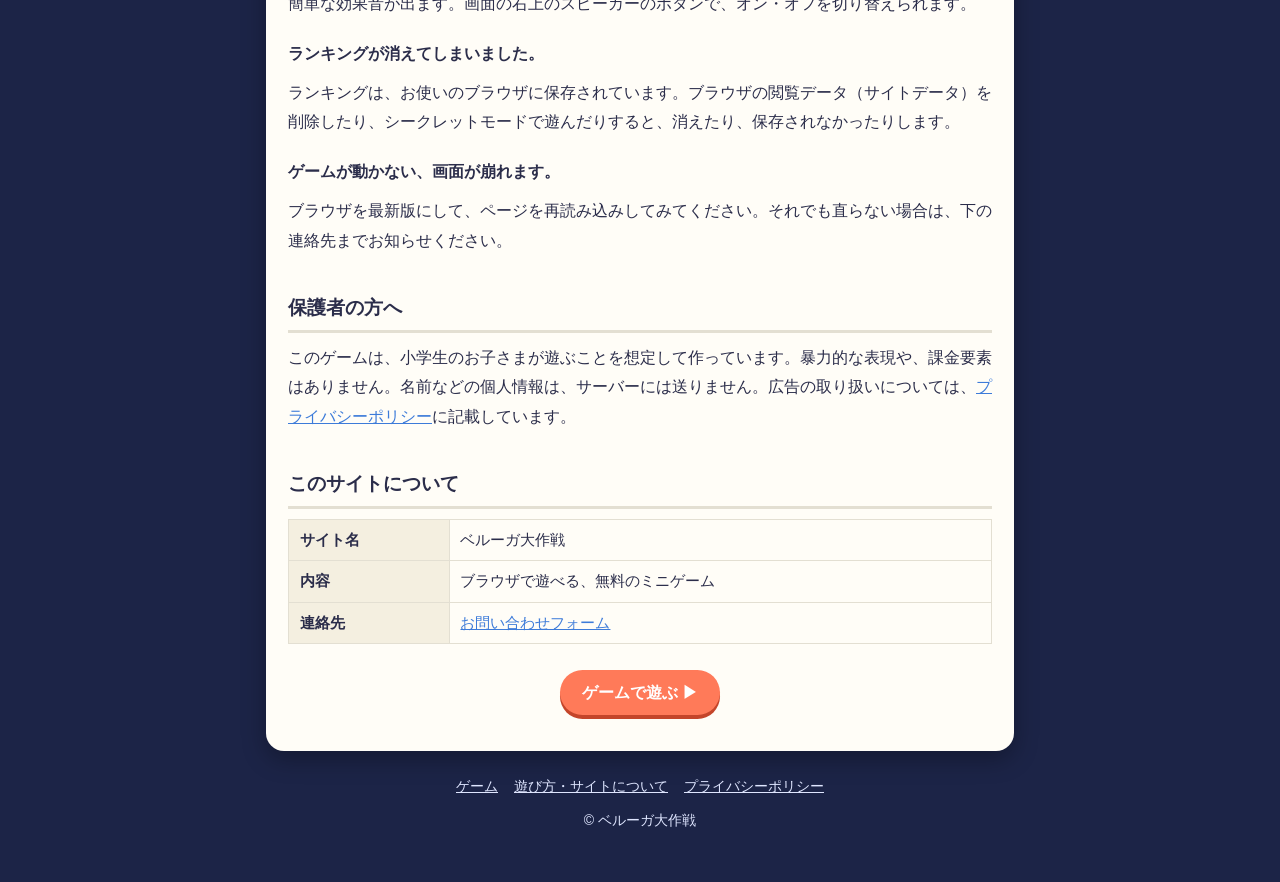
<file: about.html>
<!DOCTYPE html>
<html lang="ja">
<head>
<meta charset="UTF-8">
<meta name="viewport" content="width=device-width, initial-scale=1">
<title>遊び方とサイトについて｜ベルーガ大作戦</title>
<meta name="description" content="ブラウザで遊べる無料ミニゲーム「ベルーガ大作戦」の遊び方、ポイント、攻略のコツ、よくある質問をまとめたページです。">
<link rel="stylesheet" href="site.css">
<meta name="google-adsense-account" content="ca-pub-5731689447517172">
<script async src="https://pagead2.googlesyndication.com/pagead/js/adsbygoogle.js?client=ca-pub-5731689447517172"
     crossorigin="anonymous"></script>
</head>
<body>
<div class="page">
  <header class="top">
    <a class="logo" href="./">🐳 ベルーガ大作戦</a>
    <nav><a href="./">ゲームで遊ぶ</a><a href="about.html">遊び方・サイトについて</a><a href="privacy.html">プライバシーポリシー</a></nav>
  </header>

  <article>
    <h1>ベルーガ大作戦の遊び方と、このサイトについて</h1>
    <p>「ベルーガ大作戦」は、ぬいぐるみを取り上げられてしまった子どもが、ママの目をぬすんで、ぬいぐるみを自分の部屋に取り返す、ブラウザで遊べる無料のミニゲームです。インストールや登録は要りません。スマートフォン、タブレット、パソコンで遊べます。</p>
    <p style="text-align:center"><a class="play" href="./">今すぐ遊ぶ ▶</a></p>

    <h2>ストーリー</h2>
    <p>いつも姉妹ゲンカをして、ぬいぐるみになぐさめてもらっていた子ども。今日もケンカをしていたら、ママに、全部のぬいぐるみを取られてしまいました。さあ、大変！ ママの目をぬすんで、ぬいぐるみを取り返そう！</p>
    <div class="figs">
      <figure><img class="shot" src="images/opening-belugas.jpg" alt="泣いている女の子に寄りそう、大きさのちがう2つのベルーガのぬいぐるみ" width="1536" height="1024" loading="lazy"><figcaption>ぬいぐるみは、いつもなぐさめてくれる大事な友だち。</figcaption></figure>
      <figure><img class="shot" src="images/opening-fight.jpg" alt="ママと女の子が言い合いをしている場面。後ろにベルーガのぬいぐるみがある" width="1536" height="1024" loading="lazy"><figcaption>ケンカのすえに、ぬいぐるみを取られてしまった。</figcaption></figure>
    </div>

    <h2>ゲームの目的</h2>
    <p>制限時間の60秒（ゲームの中では、夜の20時から、朝の8時まで）のあいだに、ベッドのそばにあるベルーガのぬいぐるみを、できるだけ多く、右にある「自分の部屋」へ運びます。運んだぬいぐるみの大きさに応じてポイントが入り、合計ポイントを競います。</p>

    <h2>基本の遊び方</h2>
    <ol>
      <li><strong>ベルーガをタップ</strong>すると、泥棒のかっこうをした子どもが、ぬいぐるみを引きずって、そろりそろりと自分の部屋に向かいます。運んでいる途中でもう一度タップすると、止まれます。</li>
      <li><strong>ママの様子をよく見る</strong>のがポイントです。ママは次の4つの状態をくり返します。
        <ul>
          <li>「すぅ…💤」：ぐっすり寝ています。運ぶチャンスです。</li>
          <li>「ん…？」：目が覚めそうです。すぐに止まる準備をしましょう。</li>
          <li>「じーっ👀」：ママが見ています。運んでいると見つかります。</li>
          <li>「こらっ！」：見つかった時の状態です。</li>
        </ul>
      </li>
      <li><strong>見つかると、集めたぬいぐるみが全部取り上げられ</strong>、点数が0に戻ります。ドキドキしながら、慎重に運びましょう。</li>
      <li>ぬいぐるみを部屋に運び込むと、子どもが「にやっ」とします。部屋には、大きい順に、下から積み上がっていきます。</li>
    </ol>

    <h2>ぬいぐるみの大きさとポイント</h2>
    <table>
      <tr><th>大きさ</th><th>ポイント</th><th>運ぶのにかかる時間</th><th>特徴</th></tr>
      <tr><td>小</td><td>1点</td><td>約0.8秒</td><td>すばやく運べる。見つかりにくい。</td></tr>
      <tr><td>中</td><td>3点</td><td>約1.8秒</td><td>ほどよい点数とリスク。</td></tr>
      <tr><td>大</td><td>5点</td><td>約3.0秒</td><td>高得点だが、運ぶあいだにママが見る可能性が高い。</td></tr>
    </table>

    <h2>2つのモード</h2>
    <h3>🍺 かんたんモード：パパが助けてくれる</h3>
    <p>画面の下にある3つのボタンで、パパがママを呼んでくれます。ママはパパのほうを見るので、そのあいだは運んでも見つかりません。ただし、使ったあとは、しばらく使えなくなります。</p>
    <table>
      <tr><th>ボタン</th><th>気をそらせる時間</th><th>次に使えるまで</th></tr>
      <tr><td>🍺 ビールだよ</td><td>1.5秒</td><td>7秒</td></tr>
      <tr><td>📺 VIVANT始まるよ</td><td>2.5秒</td><td>12秒</td></tr>
      <tr><td>🧘 ヨガの時間だよ</td><td>3.5秒</td><td>20秒</td></tr>
    </table>
    <p>パパは、運ぶ方向とは反対の左側から、ママを呼びます。パソコンでは、キーボードの 1・2・3 のキーでも使えます。</p>
    <h3>🔥 難しいモード：パパの助けなし</h3>
    <p>パパの呼びかけは使えません。ママの様子だけを見て、寝ている合間に運び、目が覚めそうになったらすぐに止まる判断力が試されます。</p>

    <h2>高得点のコツ</h2>
    <ul>
      <li>ゲームの最初は、ママがぐっすり寝ています。まずは、大きいぬいぐるみに取りかかるのがおすすめです。</li>
      <li>「ん…？」という表示が出たら、その次に「じーっ」が来ます。表示を見たら、すぐタップして止まりましょう。</li>
      <li>時間がたつほど、ママは起きやすくなります。後半は、小さいぬいぐるみで、確実に点数をかせぐのも作戦です。</li>
      <li>かんたんモードでは、大きいぬいぐるみを運びはじめる直前に、いちばん長く気をそらせる「ヨガの時間だよ」を使うと成功しやすくなります。</li>
      <li>集めた点数は、見つかると全部なくなります。残り時間が少ない時ほど、欲ばらないことが大切です。</li>
    </ul>

    <h2>ランキング</h2>
    <p>高い点数を取ると、名前（あだ名）を入力して、ランキングに登録できます。ランキングは、かんたん・難しいで別々に、10位まで記録されます。名前や点数は、お使いのブラウザの中にだけ保存され、インターネット上のサーバーには送られません。そのため、ほかの人のランキングは見えません。名前には、本名や住所などは入れず、あだ名を使ってください。</p>

    <h2>よくある質問</h2>
    <h3>お金はかかりますか？</h3>
    <p>いいえ、無料で遊べます。ただし、サイト運営のために広告が表示される場合があります。くわしくは<a href="privacy.html">プライバシーポリシー</a>をご覧ください。</p>
    <h3>どんな機器で遊べますか？</h3>
    <p>最新のブラウザ（Chrome、Safari、Edgeなど）が使える、スマートフォン、タブレット、パソコンで遊べます。スマートフォンは、横向きにすると、画面が大きく見えて遊びやすくなります。</p>
    <h3>音が出ますか？</h3>
    <p>簡単な効果音が出ます。画面の右上のスピーカーのボタンで、オン・オフを切り替えられます。</p>
    <h3>ランキングが消えてしまいました。</h3>
    <p>ランキングは、お使いのブラウザに保存されています。ブラウザの閲覧データ（サイトデータ）を削除したり、シークレットモードで遊んだりすると、消えたり、保存されなかったりします。</p>
    <h3>ゲームが動かない、画面が崩れます。</h3>
    <p>ブラウザを最新版にして、ページを再読み込みしてみてください。それでも直らない場合は、下の連絡先までお知らせください。</p>

    <h2>保護者の方へ</h2>
    <p>このゲームは、小学生のお子さまが遊ぶことを想定して作っています。暴力的な表現や、課金要素はありません。名前などの個人情報は、サーバーには送りません。広告の取り扱いについては、<a href="privacy.html">プライバシーポリシー</a>に記載しています。</p>

    <h2>このサイトについて</h2>
    <table>
      <tr><th>サイト名</th><td>ベルーガ大作戦</td></tr>
      <tr><th>内容</th><td>ブラウザで遊べる、無料のミニゲーム</td></tr>
      <tr><th>連絡先</th><td><a href="https://js-firm.net/contact/" rel="noopener">お問い合わせフォーム</a></td></tr>
    </table>
    <p style="text-align:center;margin-top:1.6em"><a class="play" href="./">ゲームで遊ぶ ▶</a></p>
  </article>

  <footer>
    <a href="./">ゲーム</a><a href="about.html">遊び方・サイトについて</a><a href="privacy.html">プライバシーポリシー</a>
    <p>© ベルーガ大作戦</p>
  </footer>
</div>
</body>
</html>
</file>
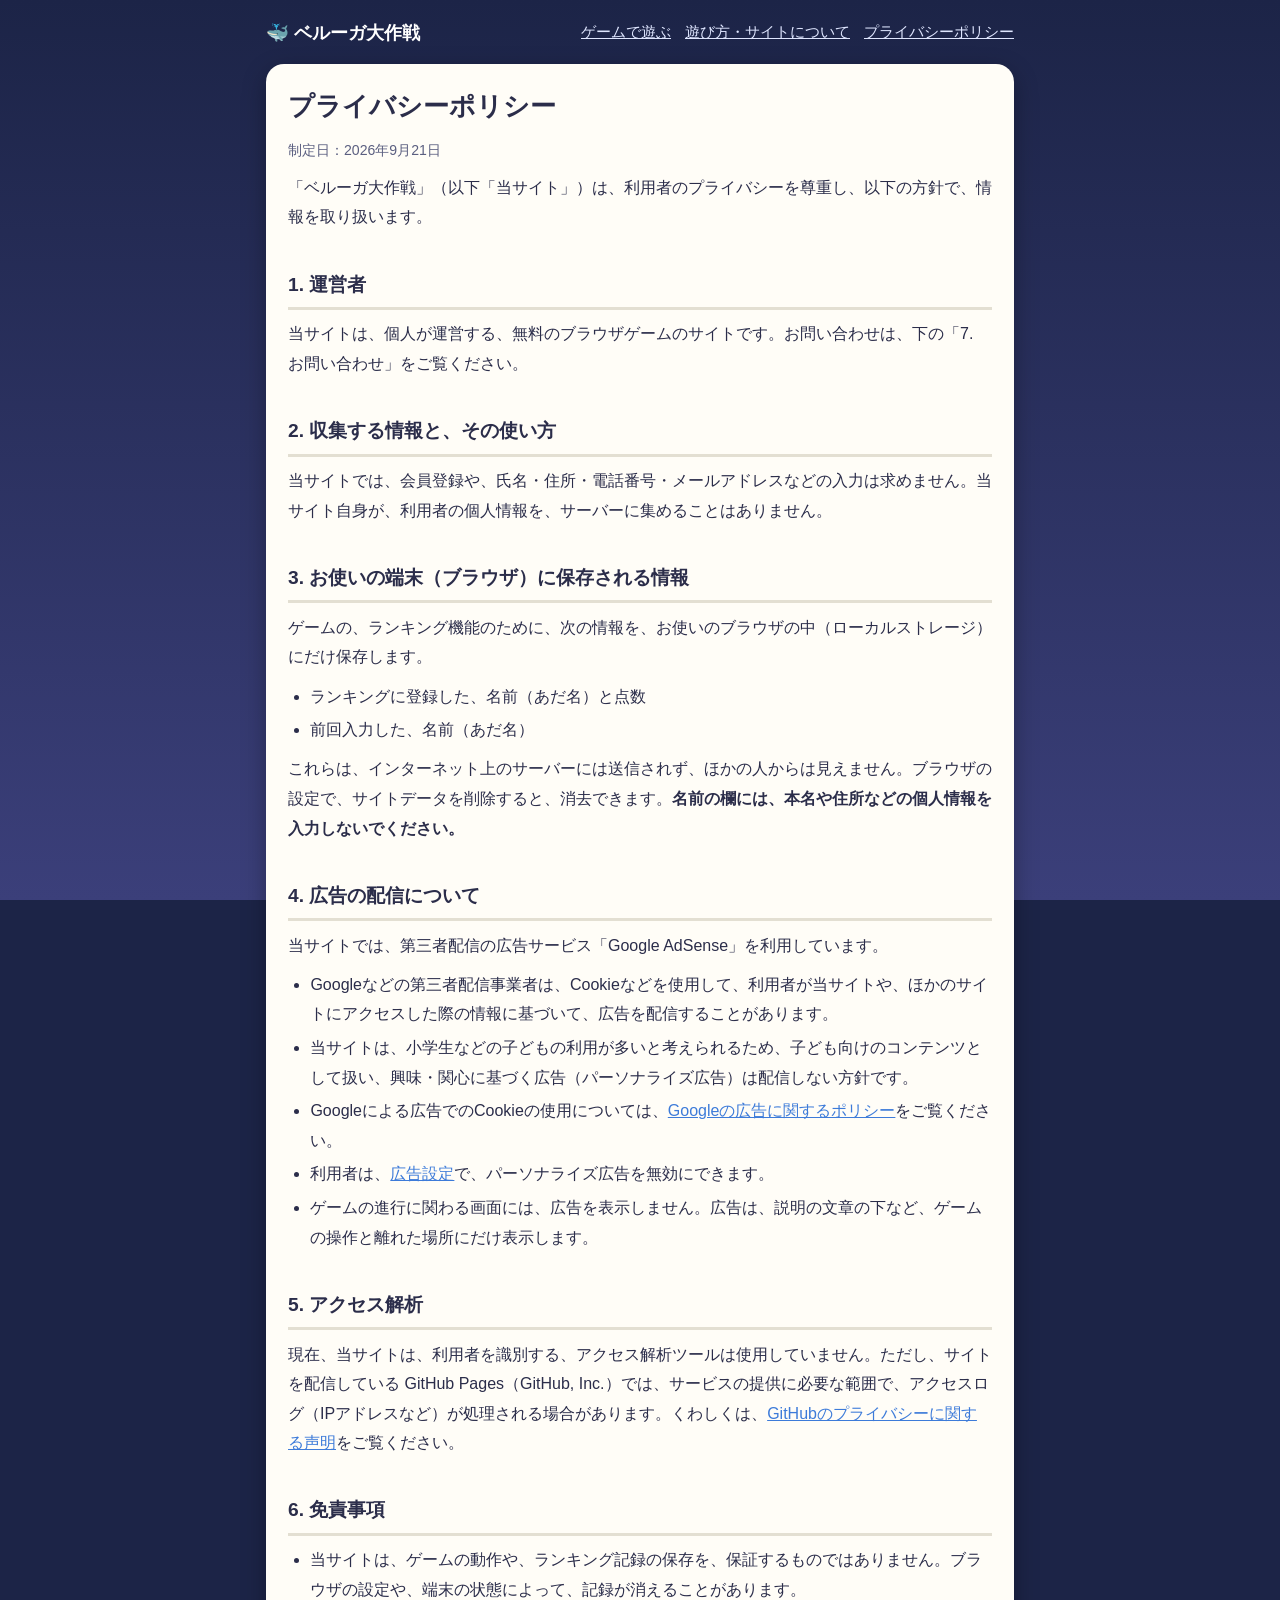
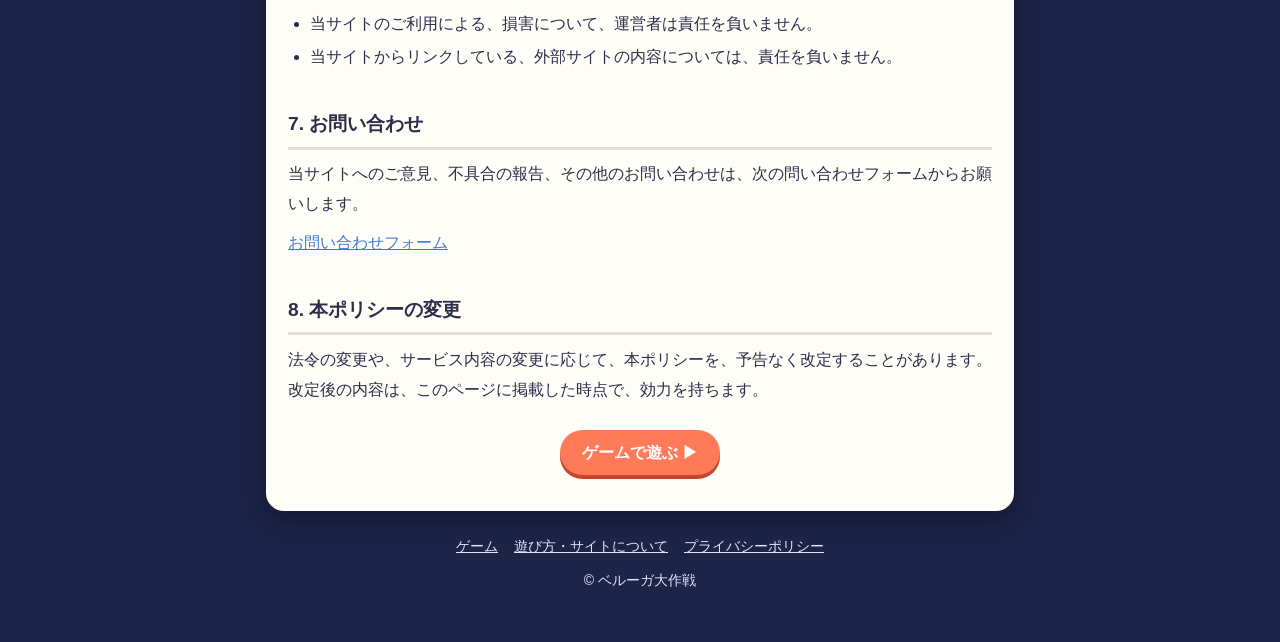
<file: privacy.html>
<!DOCTYPE html>
<html lang="ja">
<head>
<meta charset="UTF-8">
<meta name="viewport" content="width=device-width, initial-scale=1">
<title>プライバシーポリシー｜ベルーガ大作戦</title>
<meta name="description" content="ミニゲーム「ベルーガ大作戦」における、個人情報の取り扱い、広告配信、Cookie、端末への保存についての方針です。">
<link rel="stylesheet" href="site.css">
<meta name="google-adsense-account" content="ca-pub-5731689447517172">
<script async src="https://pagead2.googlesyndication.com/pagead/js/adsbygoogle.js?client=ca-pub-5731689447517172"
     crossorigin="anonymous"></script>
</head>
<body>
<div class="page">
  <header class="top">
    <a class="logo" href="./">🐳 ベルーガ大作戦</a>
    <nav><a href="./">ゲームで遊ぶ</a><a href="about.html">遊び方・サイトについて</a><a href="privacy.html">プライバシーポリシー</a></nav>
  </header>

  <article>
    <h1>プライバシーポリシー</h1>
    <p class="meta">制定日：2026年9月21日</p>
    <p>「ベルーガ大作戦」（以下「当サイト」）は、利用者のプライバシーを尊重し、以下の方針で、情報を取り扱います。</p>

    <h2>1. 運営者</h2>
    <p>当サイトは、個人が運営する、無料のブラウザゲームのサイトです。お問い合わせは、下の「7. お問い合わせ」をご覧ください。</p>

    <h2>2. 収集する情報と、その使い方</h2>
    <p>当サイトでは、会員登録や、氏名・住所・電話番号・メールアドレスなどの入力は求めません。当サイト自身が、利用者の個人情報を、サーバーに集めることはありません。</p>

    <h2>3. お使いの端末（ブラウザ）に保存される情報</h2>
    <p>ゲームの、ランキング機能のために、次の情報を、お使いのブラウザの中（ローカルストレージ）にだけ保存します。</p>
    <ul>
      <li>ランキングに登録した、名前（あだ名）と点数</li>
      <li>前回入力した、名前（あだ名）</li>
    </ul>
    <p>これらは、インターネット上のサーバーには送信されず、ほかの人からは見えません。ブラウザの設定で、サイトデータを削除すると、消去できます。<strong>名前の欄には、本名や住所などの個人情報を入力しないでください。</strong></p>

    <h2>4. 広告の配信について</h2>
    <p>当サイトでは、第三者配信の広告サービス「Google AdSense」を利用しています。</p>
    <ul>
      <li>Googleなどの第三者配信事業者は、Cookieなどを使用して、利用者が当サイトや、ほかのサイトにアクセスした際の情報に基づいて、広告を配信することがあります。</li>
      <li>当サイトは、小学生などの子どもの利用が多いと考えられるため、子ども向けのコンテンツとして扱い、興味・関心に基づく広告（パーソナライズ広告）は配信しない方針です。</li>
      <li>Googleによる広告でのCookieの使用については、<a href="https://policies.google.com/technologies/ads?hl=ja" rel="noopener">Googleの広告に関するポリシー</a>をご覧ください。</li>
      <li>利用者は、<a href="https://adssettings.google.com/" rel="noopener">広告設定</a>で、パーソナライズ広告を無効にできます。</li>
      <li>ゲームの進行に関わる画面には、広告を表示しません。広告は、説明の文章の下など、ゲームの操作と離れた場所にだけ表示します。</li>
    </ul>

    <h2>5. アクセス解析</h2>
    <p>現在、当サイトは、利用者を識別する、アクセス解析ツールは使用していません。ただし、サイトを配信している GitHub Pages（GitHub, Inc.）では、サービスの提供に必要な範囲で、アクセスログ（IPアドレスなど）が処理される場合があります。くわしくは、<a href="https://docs.github.com/ja/site-policy/privacy-policies/github-general-privacy-statement" rel="noopener">GitHubのプライバシーに関する声明</a>をご覧ください。</p>

    <h2>6. 免責事項</h2>
    <ul>
      <li>当サイトは、ゲームの動作や、ランキング記録の保存を、保証するものではありません。ブラウザの設定や、端末の状態によって、記録が消えることがあります。</li>
      <li>当サイトのご利用による、損害について、運営者は責任を負いません。</li>
      <li>当サイトからリンクしている、外部サイトの内容については、責任を負いません。</li>
    </ul>

    <h2>7. お問い合わせ</h2>
    <p>当サイトへのご意見、不具合の報告、その他のお問い合わせは、次の問い合わせフォームからお願いします。</p>
    <p><a href="https://js-firm.net/contact/" rel="noopener">お問い合わせフォーム</a></p>

    <h2>8. 本ポリシーの変更</h2>
    <p>法令の変更や、サービス内容の変更に応じて、本ポリシーを、予告なく改定することがあります。改定後の内容は、このページに掲載した時点で、効力を持ちます。</p>

    <p style="text-align:center;margin-top:1.6em"><a class="play" href="./">ゲームで遊ぶ ▶</a></p>
  </article>

  <footer>
    <a href="./">ゲーム</a><a href="about.html">遊び方・サイトについて</a><a href="privacy.html">プライバシーポリシー</a>
    <p>© ベルーガ大作戦</p>
  </footer>
</div>
</body>
</html>
</file>
<file: site.css>
/* 説明ページ・プライバシーポリシー共通 */
:root{
  --ink:#2b2d4a; --muted:#5b5f80; --card:#fffdf7; --line:#e3dfd2; --accent:#ff7a59; --sky:#3d7bd9; --bg1:#1c2447; --bg2:#3b3f7a;
}
*{box-sizing:border-box}
html{background:var(--bg1)}
body{
  margin:0; min-height:100vh; color:var(--ink);
  background:linear-gradient(var(--bg1),var(--bg2)) fixed;
  font-family:"BIZ UDPGothic","Hiragino Maru Gothic ProN","Yu Gothic UI","Meiryo",sans-serif;
  line-height:1.85;
}
.page{max-width:780px; margin:0 auto; padding:16px 16px 40px}
.top{display:flex; flex-wrap:wrap; gap:8px 16px; align-items:center; justify-content:space-between; color:#fff; margin-bottom:14px}
.top .logo{font-weight:800; font-size:1.15rem; color:#fff; text-decoration:none}
.top nav{display:flex; flex-wrap:wrap; gap:6px 14px; font-size:.92rem}
.top nav a{color:#dfe6ff}
.play{display:inline-block; background:var(--accent); color:#fff !important; font-weight:800; text-decoration:none; padding:8px 22px; border-radius:999px; box-shadow:0 4px 0 #c4452a}
article{background:var(--card); border-radius:18px; padding:22px 22px 26px; box-shadow:0 8px 24px rgba(0,0,0,.3)}
h1{font-size:1.6rem; margin:.1em 0 .5em; line-height:1.4; text-wrap:balance}
h2{font-size:1.2rem; margin:1.8em 0 .5em; padding-bottom:.25em; border-bottom:3px solid var(--line)}
h3{font-size:1.02rem; margin:1.2em 0 .3em}
p{margin:.6em 0}
ul,ol{padding-left:1.4em; margin:.5em 0}
li{margin:.25em 0}
a{color:var(--sky)}
img.shot{display:block; max-width:100%; height:auto; border-radius:12px; margin:.6em 0}
.figs{display:grid; grid-template-columns:repeat(auto-fit,minmax(240px,1fr)); gap:10px; margin:.8em 0}
.figs figure{margin:0}
.figs figcaption{font-size:.85rem; color:var(--muted); margin-top:.2em}
table{border-collapse:collapse; width:100%; margin:.6em 0; font-size:.95rem}
th,td{border:1px solid var(--line); padding:.4em .7em; text-align:left; vertical-align:top}
th{background:#f4efe0}
.note{background:#fff3d6; border-radius:10px; padding:.6em .9em; margin:1em 0; font-size:.95rem}
.meta{color:var(--muted); font-size:.88rem}
footer{color:#dfe6ff; text-align:center; font-size:.88rem; margin-top:22px}
footer a{color:#dfe6ff; margin:0 8px}
</file>
